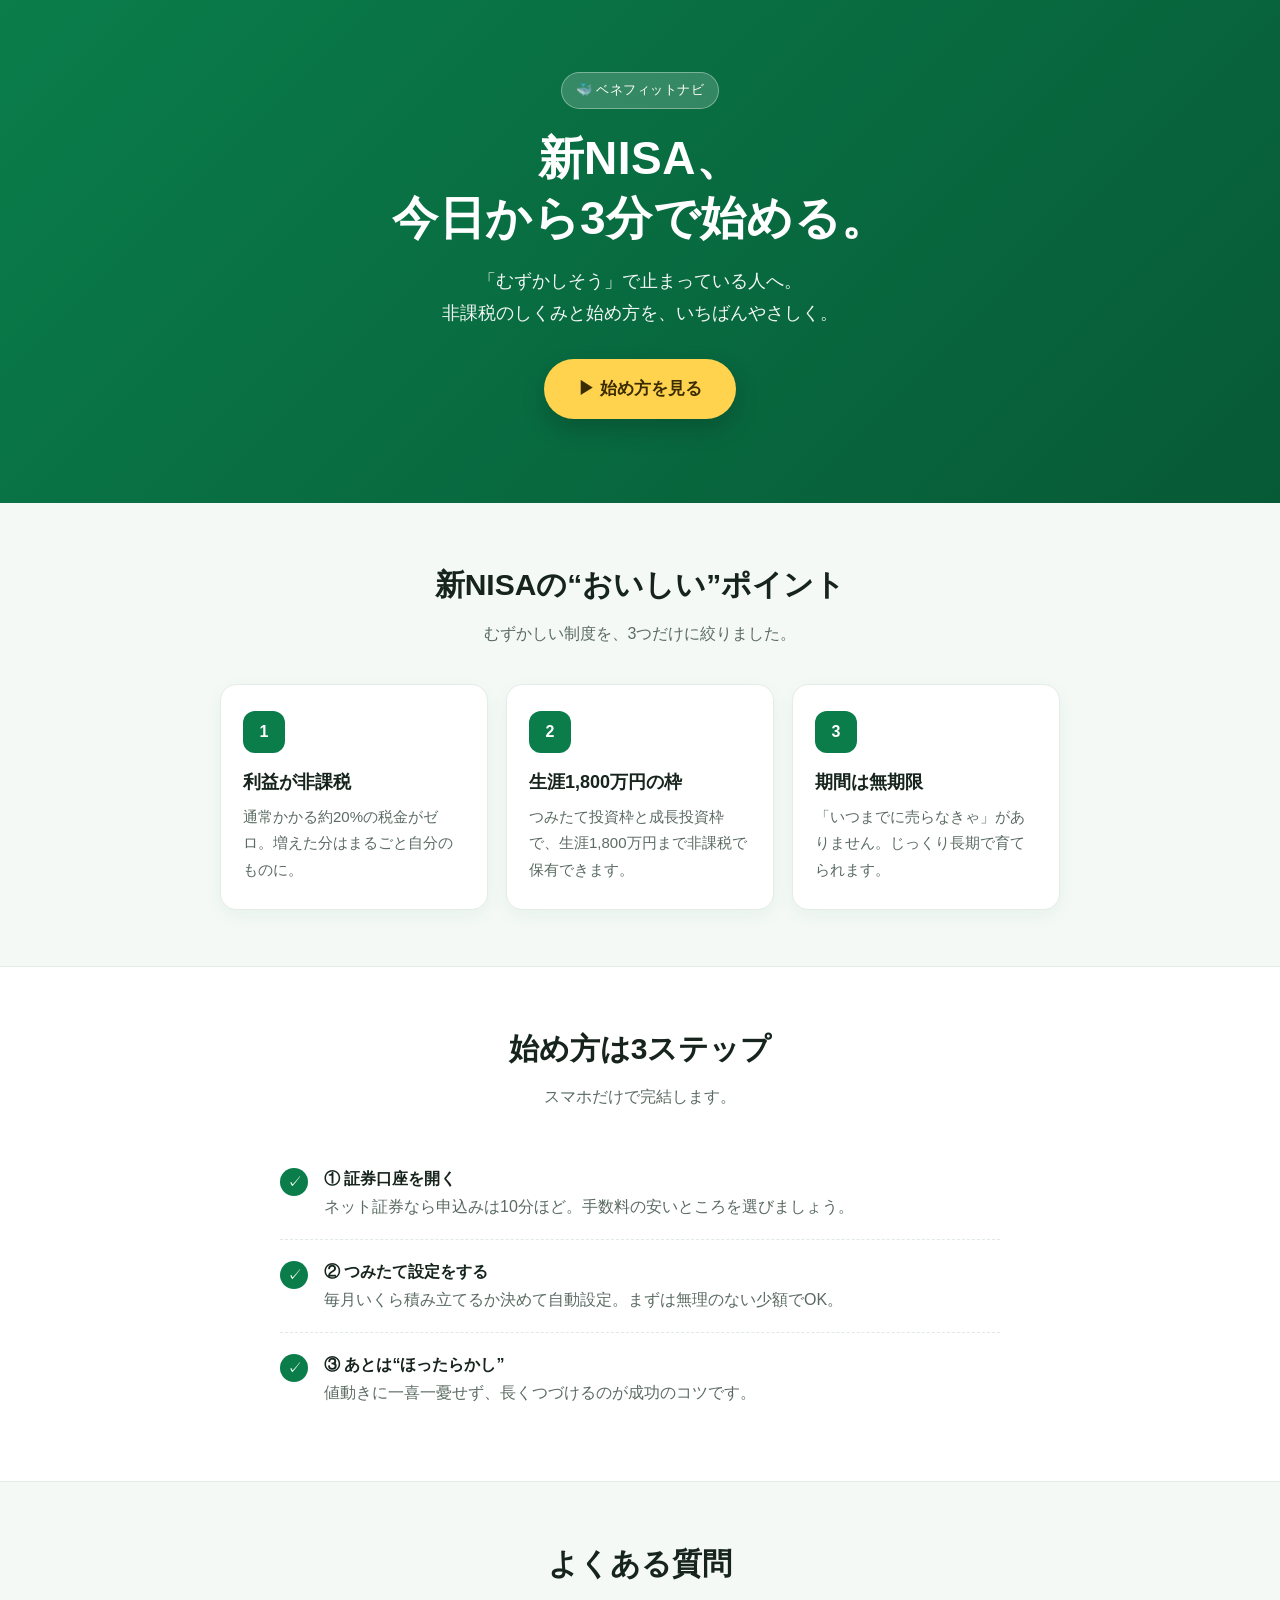
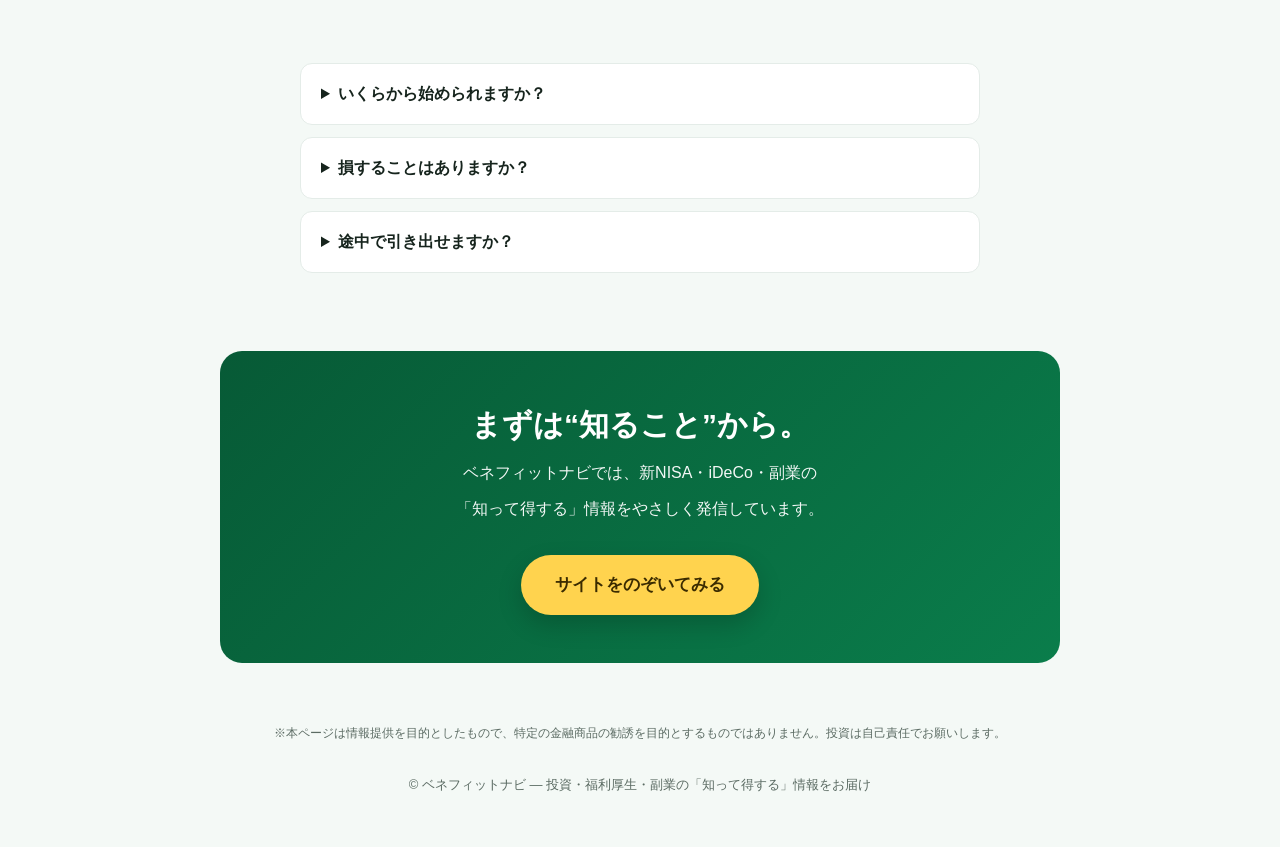
<file: samples/sample_lp.html>
<!doctype html>
<html lang="ja">
<head>
  <meta charset="utf-8">
  <meta name="viewport" content="width=device-width, initial-scale=1">
  <title>新NISAスタートガイド | ベネフィットナビ</title>
  <meta name="description" content="新NISAを最短で理解して、今日から始めるためのスタートガイド。非課税のしくみ・始め方・よくある質問をやさしく解説します。">
  <style>
    :root{
      --green:#0a7d4b; --green-dark:#075a36; --ink:#16241d; --muted:#5b6b63;
      --bg:#f4f9f6; --card:#ffffff; --accent:#ffd34e;
    }
    *{box-sizing:border-box;margin:0;padding:0}
    body{font-family:-apple-system,"Segoe UI",Roboto,"Hiragino Kaku Gothic ProN","Noto Sans JP",sans-serif;
      color:var(--ink);background:var(--bg);line-height:1.75;-webkit-font-smoothing:antialiased}
    .wrap{max-width:880px;margin:0 auto;padding:0 20px}
    a{color:inherit}
    /* hero */
    .hero{background:linear-gradient(135deg,var(--green),var(--green-dark));color:#fff;
      padding:72px 0 84px;text-align:center}
    .badge{display:inline-block;background:rgba(255,255,255,.18);border:1px solid rgba(255,255,255,.35);
      padding:6px 14px;border-radius:999px;font-size:13px;letter-spacing:.04em;margin-bottom:20px}
    .hero h1{font-size:clamp(28px,6vw,46px);font-weight:800;line-height:1.3;letter-spacing:.01em}
    .hero p{margin-top:18px;font-size:clamp(15px,3.4vw,18px);opacity:.95}
    .cta{display:inline-block;margin-top:30px;background:var(--accent);color:#3a2b00;font-weight:800;
      padding:15px 34px;border-radius:999px;text-decoration:none;font-size:17px;
      box-shadow:0 10px 24px rgba(0,0,0,.18);transition:transform .15s}
    .cta:active{transform:translateY(1px)}
    /* sections */
    section{padding:56px 0}
    h2{font-size:clamp(22px,4.6vw,30px);text-align:center;margin-bottom:8px}
    .lead{text-align:center;color:var(--muted);margin-bottom:36px}
    .grid{display:grid;grid-template-columns:repeat(3,1fr);gap:18px}
    .card{background:var(--card);border:1px solid #e4ece8;border-radius:16px;padding:26px 22px;
      box-shadow:0 6px 18px rgba(10,125,75,.05)}
    .card .num{display:inline-grid;place-items:center;width:42px;height:42px;border-radius:12px;
      background:var(--green);color:#fff;font-weight:800;margin-bottom:14px}
    .card h3{font-size:18px;margin-bottom:6px}
    .card p{color:var(--muted);font-size:15px}
    .points{background:#fff;border-top:1px solid #e4ece8;border-bottom:1px solid #e4ece8}
    .point{display:flex;gap:16px;align-items:flex-start;padding:18px 0;border-bottom:1px dashed #e1e9e5}
    .point:last-child{border-bottom:0}
    .check{flex:0 0 auto;width:28px;height:28px;border-radius:50%;background:var(--green);color:#fff;
      display:grid;place-items:center;font-size:15px;margin-top:3px}
    .faq{max-width:720px;margin:0 auto}
    details{background:#fff;border:1px solid #e4ece8;border-radius:12px;padding:16px 20px;margin-bottom:12px}
    summary{font-weight:700;cursor:pointer}
    details p{color:var(--muted);margin-top:10px}
    .final{background:linear-gradient(135deg,var(--green-dark),var(--green));color:#fff;text-align:center;border-radius:22px;
      padding:48px 24px;margin:10px 0 60px}
    .final h2{color:#fff}
    .final p{opacity:.95;margin-bottom:8px}
    footer{text-align:center;color:var(--muted);font-size:13px;padding:30px 0 50px}
    .note{font-size:12px;color:var(--muted);text-align:center;margin-top:18px}
    @media(max-width:680px){.grid{grid-template-columns:1fr}}
  </style>
</head>
<body>
  <header class="hero">
    <div class="wrap">
      <span class="badge">🐳 ベネフィットナビ</span>
      <h1>新NISA、<br>今日から3分で始める。</h1>
      <p>「むずかしそう」で止まっている人へ。<br>非課税のしくみと始め方を、いちばんやさしく。</p>
      <a class="cta" href="#start">▶ 始め方を見る</a>
    </div>
  </header>

  <section>
    <div class="wrap">
      <h2>新NISAの“おいしい”ポイント</h2>
      <p class="lead">むずかしい制度を、3つだけに絞りました。</p>
      <div class="grid">
        <div class="card"><div class="num">1</div><h3>利益が非課税</h3><p>通常かかる約20%の税金がゼロ。増えた分はまるごと自分のものに。</p></div>
        <div class="card"><div class="num">2</div><h3>生涯1,800万円の枠</h3><p>つみたて投資枠と成長投資枠で、生涯1,800万円まで非課税で保有できます。</p></div>
        <div class="card"><div class="num">3</div><h3>期間は無期限</h3><p>「いつまでに売らなきゃ」がありません。じっくり長期で育てられます。</p></div>
      </div>
    </div>
  </section>

  <section class="points" id="start">
    <div class="wrap">
      <h2>始め方は3ステップ</h2>
      <p class="lead">スマホだけで完結します。</p>
      <div class="faq">
        <div class="point"><span class="check">✓</span><div><strong>① 証券口座を開く</strong><br><span style="color:var(--muted)">ネット証券なら申込みは10分ほど。手数料の安いところを選びましょう。</span></div></div>
        <div class="point"><span class="check">✓</span><div><strong>② つみたて設定をする</strong><br><span style="color:var(--muted)">毎月いくら積み立てるか決めて自動設定。まずは無理のない少額でOK。</span></div></div>
        <div class="point"><span class="check">✓</span><div><strong>③ あとは“ほったらかし”</strong><br><span style="color:var(--muted)">値動きに一喜一憂せず、長くつづけるのが成功のコツです。</span></div></div>
      </div>
    </div>
  </section>

  <section>
    <div class="wrap faq">
      <h2>よくある質問</h2>
      <p class="lead">&nbsp;</p>
      <details><summary>いくらから始められますか？</summary><p>多くのネット証券では月100円や1,000円から始められます。まずは生活に支障のない金額からで大丈夫です。</p></details>
      <details><summary>損することはありますか？</summary><p>投資なので価格は上下し、元本保証ではありません。ただし長期・分散・積立を続けることで、リスクをならす効果が期待できます。</p></details>
      <details><summary>途中で引き出せますか？</summary><p>はい、いつでも売却して引き出せます。使った非課税枠は翌年に復活します。</p></details>
    </div>
  </section>

  <div class="wrap">
    <div class="final">
      <h2>まずは“知ること”から。</h2>
      <p>ベネフィットナビでは、新NISA・iDeCo・副業の</p>
      <p>「知って得する」情報をやさしく発信しています。</p>
      <a class="cta" href="/" style="margin-top:24px">サイトをのぞいてみる</a>
    </div>
    <p class="note">※本ページは情報提供を目的としたもので、特定の金融商品の勧誘を目的とするものではありません。投資は自己責任でお願いします。</p>
  </div>

  <footer>&copy; ベネフィットナビ — 投資・福利厚生・副業の「知って得する」情報をお届け</footer>
</body>
</html>
</file>
